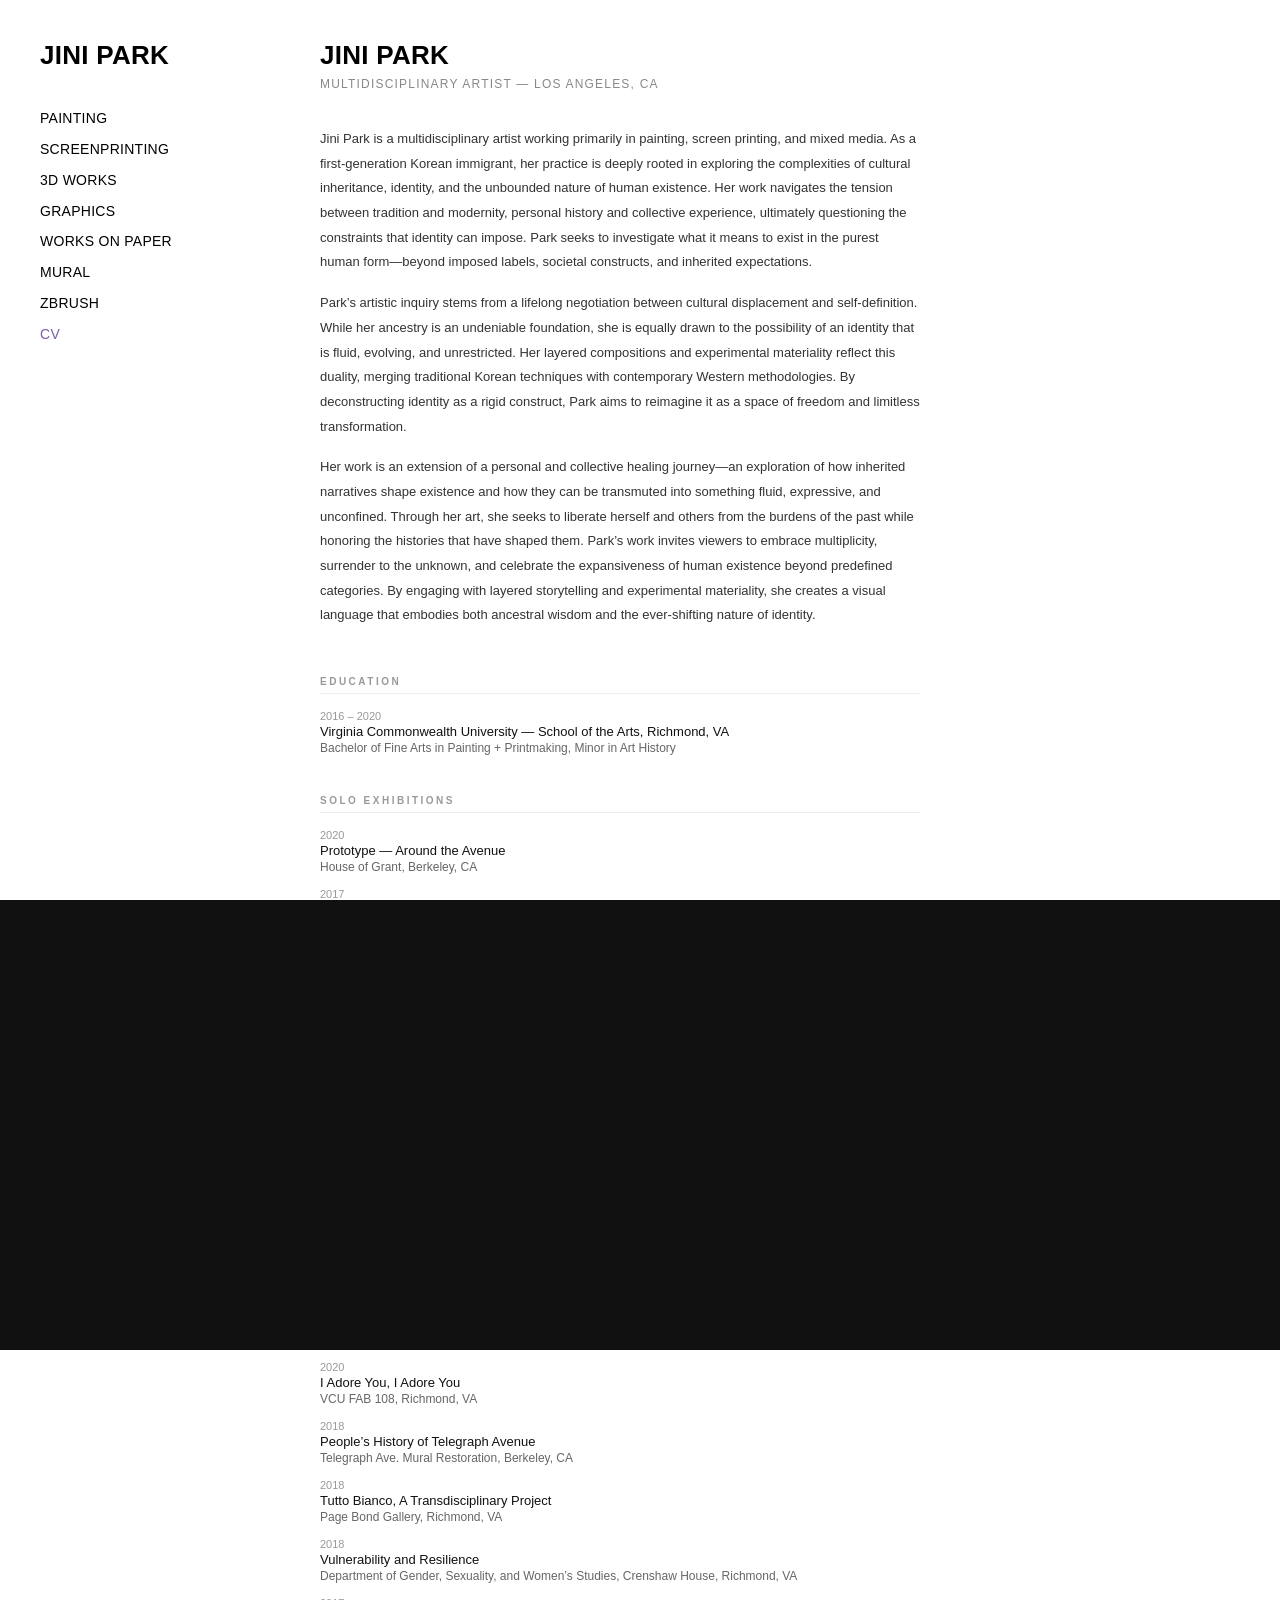
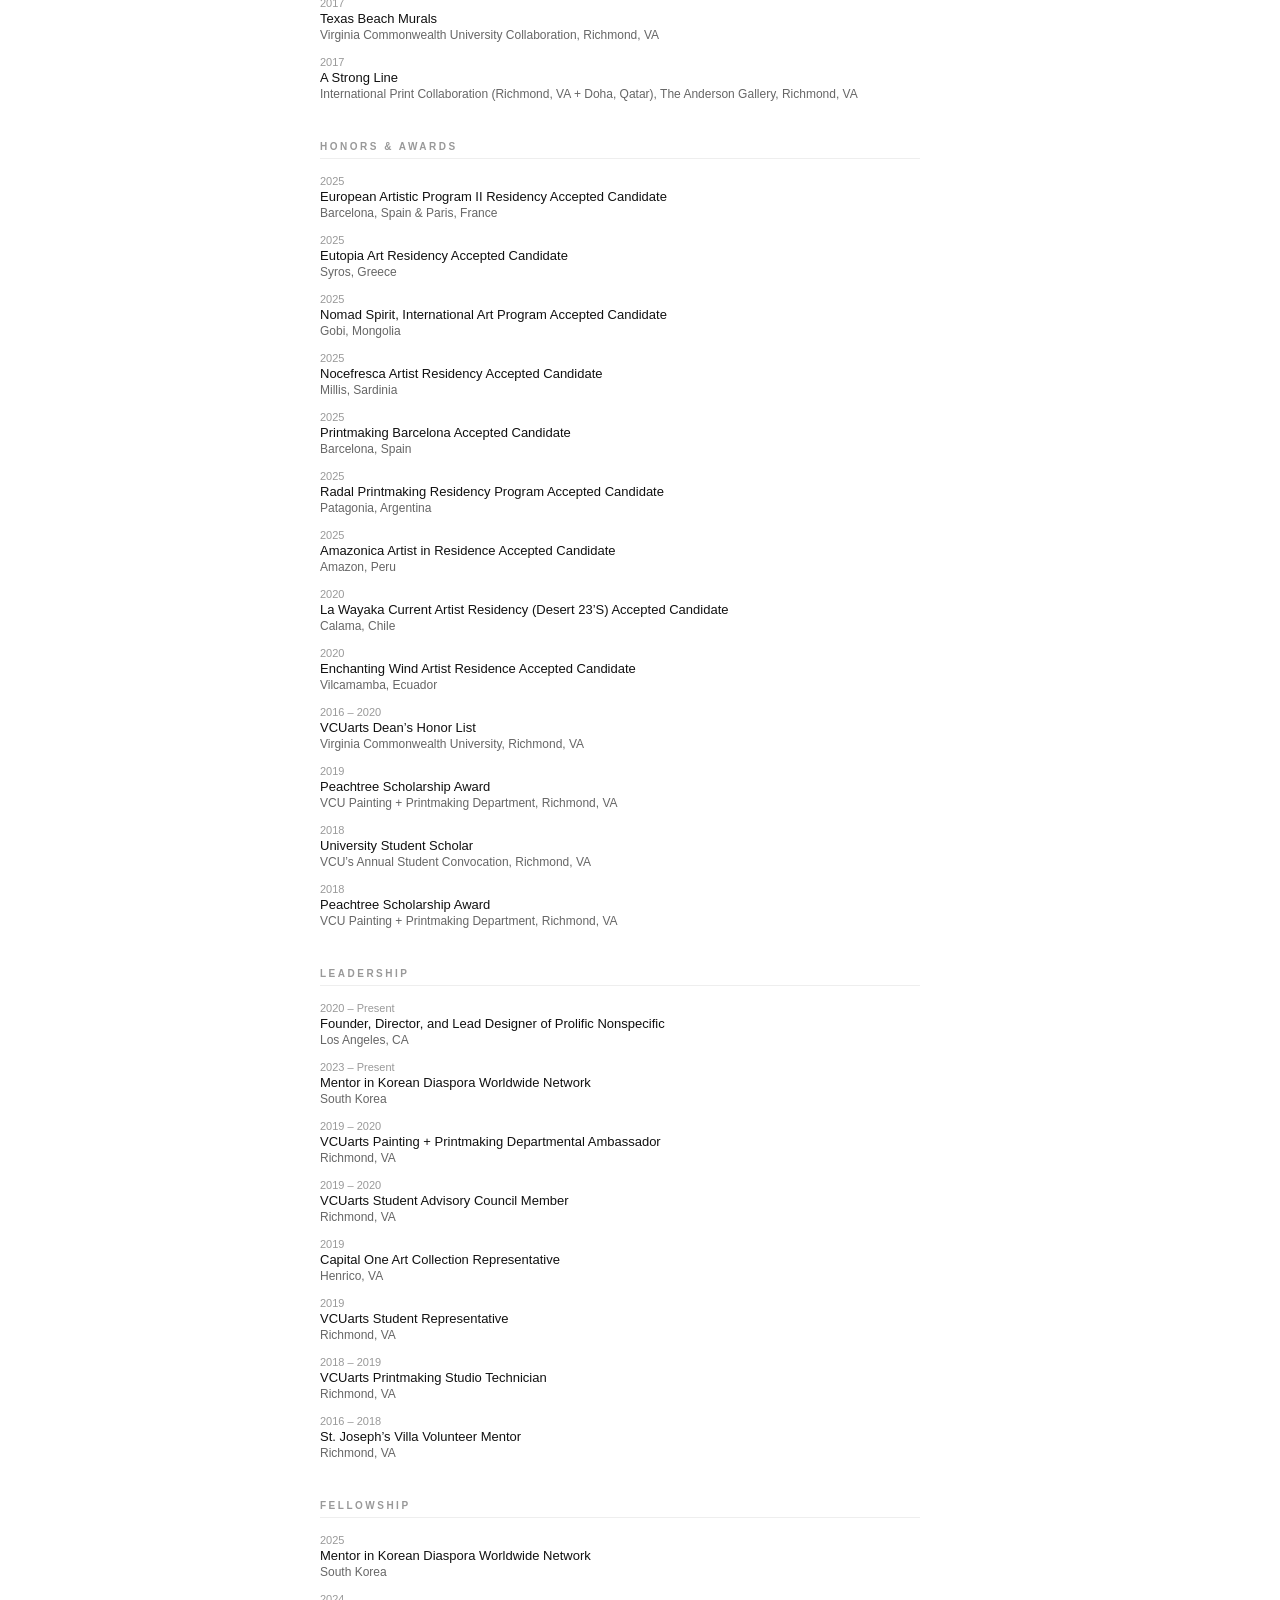
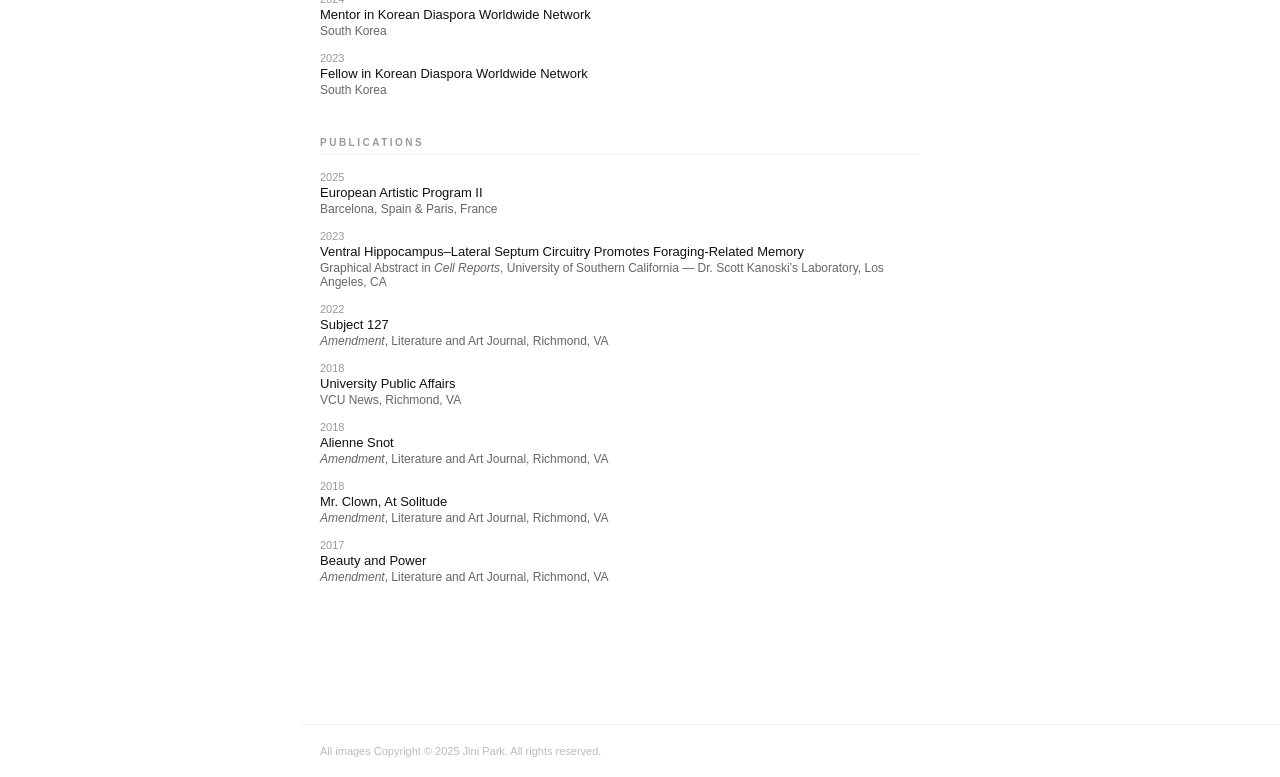
<file: about.html>
<!DOCTYPE html>
<html lang="en">
<head>
  <meta charset="UTF-8" />
  <meta name="viewport" content="width=device-width, initial-scale=1.0" />
  <title>CV | Jini Park</title>
  <link rel="stylesheet" href="css/style.css" />
</head>
<body>

  <button class="nav-toggle" aria-label="Toggle menu">
    <span></span><span></span><span></span>
  </button>

  <aside class="sidebar">
    <a class="site-logo" href="index.html">Jini Park</a>
    <nav>
      <a href="paint.html">Painting</a>
      <a href="screenprint.html">Screenprinting</a>
      <a href="3d.html">3D Works</a>
      <a href="digital.html">Graphics</a>
      <a href="draw.html">Works on Paper</a>
      <a href="mural.html">Mural</a>
      <a href="zbrush.html">Zbrush</a>
      <a href="about.html">CV</a>
    </nav>
  </aside>

  <main class="main-content">
    <div class="cv-wrapper">

      <h1 class="cv-name">Jini Park</h1>
      <p class="cv-subtitle">Multidisciplinary Artist &mdash; Los Angeles, CA</p>

      <div class="cv-statement">
        <p>Jini Park is a multidisciplinary artist working primarily in painting, screen printing, and mixed media. As a first-generation Korean immigrant, her practice is deeply rooted in exploring the complexities of cultural inheritance, identity, and the unbounded nature of human existence. Her work navigates the tension between tradition and modernity, personal history and collective experience, ultimately questioning the constraints that identity can impose. Park seeks to investigate what it means to exist in the purest human form&mdash;beyond imposed labels, societal constructs, and inherited expectations.</p>
        <p>Park&rsquo;s artistic inquiry stems from a lifelong negotiation between cultural displacement and self-definition. While her ancestry is an undeniable foundation, she is equally drawn to the possibility of an identity that is fluid, evolving, and unrestricted. Her layered compositions and experimental materiality reflect this duality, merging traditional Korean techniques with contemporary Western methodologies. By deconstructing identity as a rigid construct, Park aims to reimagine it as a space of freedom and limitless transformation.</p>
        <p>Her work is an extension of a personal and collective healing journey&mdash;an exploration of how inherited narratives shape existence and how they can be transmuted into something fluid, expressive, and unconfined. Through her art, she seeks to liberate herself and others from the burdens of the past while honoring the histories that have shaped them. Park&rsquo;s work invites viewers to embrace multiplicity, surrender to the unknown, and celebrate the expansiveness of human existence beyond predefined categories. By engaging with layered storytelling and experimental materiality, she creates a visual language that embodies both ancestral wisdom and the ever-shifting nature of identity.</p>
      </div>

      <section class="cv-section">
        <h2 class="cv-section__title">Education</h2>
        <div class="cv-entry">
          <p class="cv-entry__year">2016 &ndash; 2020</p>
          <p class="cv-entry__title">Virginia Commonwealth University &mdash; School of the Arts, Richmond, VA</p>
          <p class="cv-entry__detail">Bachelor of Fine Arts in Painting + Printmaking, Minor in Art History</p>
        </div>
      </section>

      <section class="cv-section">
        <h2 class="cv-section__title">Solo Exhibitions</h2>
        <div class="cv-entry">
          <p class="cv-entry__year">2020</p>
          <p class="cv-entry__title">Prototype &mdash; Around the Avenue</p>
          <p class="cv-entry__detail">House of Grant, Berkeley, CA</p>
        </div>
        <div class="cv-entry">
          <p class="cv-entry__year">2017</p>
          <p class="cv-entry__title">Societal Manifestation</p>
          <p class="cv-entry__detail">The Anderson Gallery, Richmond, VA</p>
        </div>
      </section>

      <section class="cv-section">
        <h2 class="cv-section__title">Group Exhibitions</h2>
        <div class="cv-entry">
          <p class="cv-entry__year">2025</p>
          <p class="cv-entry__title">Y.K.W.I.I.</p>
          <p class="cv-entry__detail">Group show with CHITO, Wreckpack &amp; RLSWYZE, Micro Service, Seoul, South Korea</p>
        </div>
        <div class="cv-entry">
          <p class="cv-entry__year">2025</p>
          <p class="cv-entry__title">Final Residency Exhibition</p>
          <p class="cv-entry__detail">Group show with Marcia Bianchi &amp; Halim Madi, Yellow Cube Gallery, Paris, France</p>
        </div>
        <div class="cv-entry">
          <p class="cv-entry__year">2024</p>
          <p class="cv-entry__title">Memoir to the Underrepresented</p>
          <p class="cv-entry__detail">DTLA Art Night at the Emerging Gallery, Los Angeles, CA</p>
        </div>
        <div class="cv-entry">
          <p class="cv-entry__year">2024</p>
          <p class="cv-entry__title">Art After Dark</p>
          <p class="cv-entry__detail">DTLA Art Night at the Stowaway, Los Angeles, CA</p>
        </div>
        <div class="cv-entry">
          <p class="cv-entry__year">2020</p>
          <p class="cv-entry__title">Prototype &mdash; Around the Avenue</p>
          <p class="cv-entry__detail">House of Grant, Berkeley, CA</p>
        </div>
        <div class="cv-entry">
          <p class="cv-entry__year">2020</p>
          <p class="cv-entry__title">Connecting the Roots</p>
          <p class="cv-entry__detail">The Anderson Gallery, Richmond, VA</p>
        </div>
        <div class="cv-entry">
          <p class="cv-entry__year">2020</p>
          <p class="cv-entry__title">I Adore You, I Adore You</p>
          <p class="cv-entry__detail">VCU FAB 108, Richmond, VA</p>
        </div>
        <div class="cv-entry">
          <p class="cv-entry__year">2018</p>
          <p class="cv-entry__title">People&rsquo;s History of Telegraph Avenue</p>
          <p class="cv-entry__detail">Telegraph Ave. Mural Restoration, Berkeley, CA</p>
        </div>
        <div class="cv-entry">
          <p class="cv-entry__year">2018</p>
          <p class="cv-entry__title">Tutto Bianco, A Transdisciplinary Project</p>
          <p class="cv-entry__detail">Page Bond Gallery, Richmond, VA</p>
        </div>
        <div class="cv-entry">
          <p class="cv-entry__year">2018</p>
          <p class="cv-entry__title">Vulnerability and Resilience</p>
          <p class="cv-entry__detail">Department of Gender, Sexuality, and Women&rsquo;s Studies, Crenshaw House, Richmond, VA</p>
        </div>
        <div class="cv-entry">
          <p class="cv-entry__year">2017</p>
          <p class="cv-entry__title">Texas Beach Murals</p>
          <p class="cv-entry__detail">Virginia Commonwealth University Collaboration, Richmond, VA</p>
        </div>
        <div class="cv-entry">
          <p class="cv-entry__year">2017</p>
          <p class="cv-entry__title">A Strong Line</p>
          <p class="cv-entry__detail">International Print Collaboration (Richmond, VA + Doha, Qatar), The Anderson Gallery, Richmond, VA</p>
        </div>
      </section>

      <section class="cv-section">
        <h2 class="cv-section__title">Honors &amp; Awards</h2>
        <div class="cv-entry">
          <p class="cv-entry__year">2025</p>
          <p class="cv-entry__title">European Artistic Program II Residency Accepted Candidate</p>
          <p class="cv-entry__detail">Barcelona, Spain &amp; Paris, France</p>
        </div>
        <div class="cv-entry">
          <p class="cv-entry__year">2025</p>
          <p class="cv-entry__title">Eutopia Art Residency Accepted Candidate</p>
          <p class="cv-entry__detail">Syros, Greece</p>
        </div>
        <div class="cv-entry">
          <p class="cv-entry__year">2025</p>
          <p class="cv-entry__title">Nomad Spirit, International Art Program Accepted Candidate</p>
          <p class="cv-entry__detail">Gobi, Mongolia</p>
        </div>
        <div class="cv-entry">
          <p class="cv-entry__year">2025</p>
          <p class="cv-entry__title">Nocefresca Artist Residency Accepted Candidate</p>
          <p class="cv-entry__detail">Millis, Sardinia</p>
        </div>
        <div class="cv-entry">
          <p class="cv-entry__year">2025</p>
          <p class="cv-entry__title">Printmaking Barcelona Accepted Candidate</p>
          <p class="cv-entry__detail">Barcelona, Spain</p>
        </div>
        <div class="cv-entry">
          <p class="cv-entry__year">2025</p>
          <p class="cv-entry__title">Radal Printmaking Residency Program Accepted Candidate</p>
          <p class="cv-entry__detail">Patagonia, Argentina</p>
        </div>
        <div class="cv-entry">
          <p class="cv-entry__year">2025</p>
          <p class="cv-entry__title">Amazonica Artist in Residence Accepted Candidate</p>
          <p class="cv-entry__detail">Amazon, Peru</p>
        </div>
        <div class="cv-entry">
          <p class="cv-entry__year">2020</p>
          <p class="cv-entry__title">La Wayaka Current Artist Residency (Desert 23&rsquo;S) Accepted Candidate</p>
          <p class="cv-entry__detail">Calama, Chile</p>
        </div>
        <div class="cv-entry">
          <p class="cv-entry__year">2020</p>
          <p class="cv-entry__title">Enchanting Wind Artist Residence Accepted Candidate</p>
          <p class="cv-entry__detail">Vilcamamba, Ecuador</p>
        </div>
        <div class="cv-entry">
          <p class="cv-entry__year">2016 &ndash; 2020</p>
          <p class="cv-entry__title">VCUarts Dean&rsquo;s Honor List</p>
          <p class="cv-entry__detail">Virginia Commonwealth University, Richmond, VA</p>
        </div>
        <div class="cv-entry">
          <p class="cv-entry__year">2019</p>
          <p class="cv-entry__title">Peachtree Scholarship Award</p>
          <p class="cv-entry__detail">VCU Painting + Printmaking Department, Richmond, VA</p>
        </div>
        <div class="cv-entry">
          <p class="cv-entry__year">2018</p>
          <p class="cv-entry__title">University Student Scholar</p>
          <p class="cv-entry__detail">VCU&rsquo;s Annual Student Convocation, Richmond, VA</p>
        </div>
        <div class="cv-entry">
          <p class="cv-entry__year">2018</p>
          <p class="cv-entry__title">Peachtree Scholarship Award</p>
          <p class="cv-entry__detail">VCU Painting + Printmaking Department, Richmond, VA</p>
        </div>
      </section>

      <section class="cv-section">
        <h2 class="cv-section__title">Leadership</h2>
        <div class="cv-entry">
          <p class="cv-entry__year">2020 &ndash; Present</p>
          <p class="cv-entry__title">Founder, Director, and Lead Designer of Prolific Nonspecific</p>
          <p class="cv-entry__detail">Los Angeles, CA</p>
        </div>
        <div class="cv-entry">
          <p class="cv-entry__year">2023 &ndash; Present</p>
          <p class="cv-entry__title">Mentor in Korean Diaspora Worldwide Network</p>
          <p class="cv-entry__detail">South Korea</p>
        </div>
        <div class="cv-entry">
          <p class="cv-entry__year">2019 &ndash; 2020</p>
          <p class="cv-entry__title">VCUarts Painting + Printmaking Departmental Ambassador</p>
          <p class="cv-entry__detail">Richmond, VA</p>
        </div>
        <div class="cv-entry">
          <p class="cv-entry__year">2019 &ndash; 2020</p>
          <p class="cv-entry__title">VCUarts Student Advisory Council Member</p>
          <p class="cv-entry__detail">Richmond, VA</p>
        </div>
        <div class="cv-entry">
          <p class="cv-entry__year">2019</p>
          <p class="cv-entry__title">Capital One Art Collection Representative</p>
          <p class="cv-entry__detail">Henrico, VA</p>
        </div>
        <div class="cv-entry">
          <p class="cv-entry__year">2019</p>
          <p class="cv-entry__title">VCUarts Student Representative</p>
          <p class="cv-entry__detail">Richmond, VA</p>
        </div>
        <div class="cv-entry">
          <p class="cv-entry__year">2018 &ndash; 2019</p>
          <p class="cv-entry__title">VCUarts Printmaking Studio Technician</p>
          <p class="cv-entry__detail">Richmond, VA</p>
        </div>
        <div class="cv-entry">
          <p class="cv-entry__year">2016 &ndash; 2018</p>
          <p class="cv-entry__title">St. Joseph&rsquo;s Villa Volunteer Mentor</p>
          <p class="cv-entry__detail">Richmond, VA</p>
        </div>
      </section>

      <section class="cv-section">
        <h2 class="cv-section__title">Fellowship</h2>
        <div class="cv-entry">
          <p class="cv-entry__year">2025</p>
          <p class="cv-entry__title">Mentor in Korean Diaspora Worldwide Network</p>
          <p class="cv-entry__detail">South Korea</p>
        </div>
        <div class="cv-entry">
          <p class="cv-entry__year">2024</p>
          <p class="cv-entry__title">Mentor in Korean Diaspora Worldwide Network</p>
          <p class="cv-entry__detail">South Korea</p>
        </div>
        <div class="cv-entry">
          <p class="cv-entry__year">2023</p>
          <p class="cv-entry__title">Fellow in Korean Diaspora Worldwide Network</p>
          <p class="cv-entry__detail">South Korea</p>
        </div>
      </section>

      <section class="cv-section">
        <h2 class="cv-section__title">Publications</h2>
        <div class="cv-entry">
          <p class="cv-entry__year">2025</p>
          <p class="cv-entry__title">European Artistic Program II</p>
          <p class="cv-entry__detail">Barcelona, Spain &amp; Paris, France</p>
        </div>
        <div class="cv-entry">
          <p class="cv-entry__year">2023</p>
          <p class="cv-entry__title">Ventral Hippocampus&ndash;Lateral Septum Circuitry Promotes Foraging-Related Memory</p>
          <p class="cv-entry__detail">Graphical Abstract in <em>Cell Reports</em>, University of Southern California &mdash; Dr. Scott Kanoski&rsquo;s Laboratory, Los Angeles, CA</p>
        </div>
        <div class="cv-entry">
          <p class="cv-entry__year">2022</p>
          <p class="cv-entry__title">Subject 127</p>
          <p class="cv-entry__detail"><em>Amendment</em>, Literature and Art Journal, Richmond, VA</p>
        </div>
        <div class="cv-entry">
          <p class="cv-entry__year">2018</p>
          <p class="cv-entry__title">University Public Affairs</p>
          <p class="cv-entry__detail">VCU News, Richmond, VA</p>
        </div>
        <div class="cv-entry">
          <p class="cv-entry__year">2018</p>
          <p class="cv-entry__title">Alienne Snot</p>
          <p class="cv-entry__detail"><em>Amendment</em>, Literature and Art Journal, Richmond, VA</p>
        </div>
        <div class="cv-entry">
          <p class="cv-entry__year">2018</p>
          <p class="cv-entry__title">Mr. Clown, At Solitude</p>
          <p class="cv-entry__detail"><em>Amendment</em>, Literature and Art Journal, Richmond, VA</p>
        </div>
        <div class="cv-entry">
          <p class="cv-entry__year">2017</p>
          <p class="cv-entry__title">Beauty and Power</p>
          <p class="cv-entry__detail"><em>Amendment</em>, Literature and Art Journal, Richmond, VA</p>
        </div>
      </section>

    </div>
  </main>

  <footer>All images Copyright &copy; 2025 Jini Park. All rights reserved.</footer>

  <script src="js/main.js"></script>
</body>
</html>
</file>
<file: css/style.css>
/* ─────────────────────────────────────────
   Jini Park – Portfolio Site
   ───────────────────────────────────────── */

*, *::before, *::after {
  box-sizing: border-box;
  margin: 0;
  padding: 0;
}

:root {
  --sidebar-width: 300px;
  --bg: #ffffff;
  --text: #000000;
  --active: #7B5EA7;
  --font: 'Helvetica Neue', Helvetica, Arial, sans-serif;
  --gap: 10px;
}

html, body {
  height: 100%;
  background: var(--bg);
  color: var(--text);
  font-family: var(--font);
}

/* ── Sidebar ── */
.sidebar {
  position: fixed;
  top: 0;
  left: 0;
  width: var(--sidebar-width);
  height: 100vh;
  padding: 40px 40px 40px 40px;
  display: flex;
  flex-direction: column;
  z-index: 10;
  background: var(--bg);
  overflow-y: auto;
}

.site-logo {
  font-size: 26px;
  font-weight: 700;
  letter-spacing: 0.01em;
  color: var(--text);
  text-decoration: none;
  text-transform: uppercase;
  display: block;
  margin-bottom: 32px;
  line-height: 1.2;
}

nav {
  display: flex;
  flex-direction: column;
  gap: 0;
}

nav a {
  font-size: 14px;
  font-weight: 400;
  text-transform: uppercase;
  letter-spacing: 0.02em;
  color: var(--text);
  text-decoration: none;
  line-height: 2.2;
}

nav a:hover {
  color: var(--active);
}

nav a.active {
  color: var(--active);
}

/* ── Main content ── */
.main-content {
  margin-left: var(--sidebar-width);
  min-height: 100vh;
}

/* ── Homepage ── */
.home-gallery {
  padding: 40px 30px 60px 20px;
}

.home-featured {
  margin-bottom: 20px;
}

.home-featured img {
  width: 100%;
  display: block;
}

/* ── Gallery grid (all gallery pages) ── */
.gallery-grid {
  display: flex;
  align-items: flex-start;
  gap: 12px;
  padding: 20px 12px 60px 12px;
}

.gallery-col {
  flex: 1;
  display: flex;
  flex-direction: column;
  gap: 12px;
}

.gallery-item {
  width: 100%;
  border: 1px solid #d8d8d8;
  background: #fff;
}

.gallery-item img {
  width: 100%;
  display: block;
  cursor: pointer;
  transition: opacity 0.2s;
}

.gallery-item img:hover {
  opacity: 0.88;
}

.gallery-video {
  width: 100%;
  display: block;
}

.gallery-item__caption {
  text-align: center;
  font-size: 11px;
  font-weight: 400;
  color: #222;
  padding: 10px 10px 12px;
  line-height: 1.6;
}

/* placeholder */
.gallery-placeholder {
  padding: 80px 20px;
  text-align: center;
  color: #bbb;
  font-size: 13px;
}

/* ── CV / About ── */
.cv-wrapper {
  padding: 40px 60px 100px 20px;
  max-width: 680px;
}

.cv-name {
  font-size: 26px;
  font-weight: 700;
  text-transform: uppercase;
  letter-spacing: 0.01em;
  margin-bottom: 6px;
}

.cv-subtitle {
  font-size: 12px;
  text-transform: uppercase;
  letter-spacing: 0.1em;
  color: #888;
  margin-bottom: 36px;
}

.cv-statement {
  font-size: 13px;
  line-height: 1.9;
  color: #333;
  margin-bottom: 48px;
}

.cv-statement p + p {
  margin-top: 16px;
}

.cv-section {
  margin-bottom: 40px;
}

.cv-section__title {
  font-size: 10px;
  letter-spacing: 0.25em;
  text-transform: uppercase;
  color: #999;
  margin-bottom: 16px;
  padding-bottom: 6px;
  border-bottom: 1px solid #eee;
}

.cv-entry {
  margin-bottom: 14px;
}

.cv-entry__year {
  font-size: 11px;
  color: #999;
  margin-bottom: 2px;
}

.cv-entry__title {
  font-size: 13px;
  font-weight: 500;
  color: #111;
  margin-bottom: 2px;
}

.cv-entry__detail {
  font-size: 12px;
  color: #666;
}

/* ── Lightbox ── */
.lightbox {
  display: none;
  position: fixed;
  top: 0;
  right: 0;
  bottom: 0;
  left: 0;
  background: rgba(0,0,0,0.88);
  z-index: 1000;
  align-items: center;
  justify-content: center;
}

.lightbox.open {
  display: flex;
}

.lightbox__inner {
  position: relative;
  max-width: 78vw;
  max-height: 90vh;
  display: flex;
  flex-direction: column;
  align-items: center;
}

.lightbox__img {
  max-width: 78vw;
  max-height: 80vh;
  object-fit: contain;
  display: block;
}

.lightbox__title {
  margin-top: 14px;
  color: #fff;
  font-size: 15px;
  font-weight: 400;
  text-align: center;
  letter-spacing: 0.02em;
  max-width: 600px;
}

.lightbox__caption {
  margin-top: 5px;
  color: #aaa;
  font-size: 11px;
  text-align: center;
  line-height: 1.7;
  letter-spacing: 0.01em;
  max-width: 600px;
}

.lightbox__close {
  position: fixed;
  top: 22px;
  right: 28px;
  background: none;
  border: none;
  color: #fff;
  font-size: 28px;
  cursor: pointer;
  line-height: 1;
  opacity: 0.7;
  font-weight: 300;
}
.lightbox__close:hover { opacity: 1; }

.lightbox__prev,
.lightbox__next {
  position: fixed;
  top: 50%;
  transform: translateY(-50%);
  background: none;
  border: none;
  color: #fff;
  font-size: 28px;
  cursor: pointer;
  opacity: 0.45;
  padding: 20px 16px;
  font-weight: 300;
}
.lightbox__prev:hover, .lightbox__next:hover { opacity: 1; }
.lightbox__prev { left: 8px; }
.lightbox__next { right: 8px; }

/* ── Page transition panels ── */
.pc-top,
.pc-bottom {
  position: fixed;
  left: 0;
  right: 0;
  height: 50%;
  background: #111;
  z-index: 9999;
  pointer-events: none;
  transition: transform 0.65s cubic-bezier(0.87, 0, 0.13, 1);
}
.pc-top {
  top: 0;
  transform: translateY(-100%);
  border-bottom: 1px solid #7B5EA7;
}
.pc-bottom {
  bottom: 0;
  transform: translateY(100%);
}
.pc-top.closed  { transform: translateY(0); }
.pc-bottom.closed { transform: translateY(0); }

.pc-label {
  position: fixed;
  top: 50%;
  left: 50%;
  transform: translate(-50%, -50%);
  z-index: 10000;
  color: #fff;
  font-family: var(--font);
  font-size: clamp(13px, 2.5vw, 22px);
  font-weight: 300;
  letter-spacing: 0.35em;
  text-transform: uppercase;
  opacity: 0;
  transition: opacity 0.3s ease;
  pointer-events: none;
  white-space: nowrap;
}
.pc-label.visible { opacity: 1; }

/* ── Footer ── */
footer {
  margin-left: var(--sidebar-width);
  padding: 20px 20px 20px 20px;
  font-size: 11px;
  color: #bbb;
  border-top: 1px solid #f0f0f0;
}

/* ── Mobile ── */
.nav-toggle {
  display: none;
  position: fixed;
  top: 16px;
  left: 16px;
  z-index: 200;
  background: none;
  border: none;
  cursor: pointer;
  flex-direction: column;
  gap: 5px;
  padding: 4px;
}
.nav-toggle span {
  display: block;
  width: 22px;
  height: 1.5px;
  background: #000;
  transition: all 0.3s;
}
.nav-toggle.open span:nth-child(1) { transform: rotate(45deg) translate(4px, 5px); }
.nav-toggle.open span:nth-child(2) { opacity: 0; }
.nav-toggle.open span:nth-child(3) { transform: rotate(-45deg) translate(4px, -5px); }

@media (max-width: 860px) {
  :root { --sidebar-width: 0px; }

  .nav-toggle { display: flex; }

  .sidebar {
    width: 260px;
    transform: translateX(-100%);
    transition: transform 0.3s;
    box-shadow: 2px 0 16px rgba(0,0,0,0.08);
  }

  .sidebar.open {
    transform: translateX(0);
  }

  .main-content,
  footer {
    margin-left: 0;
  }

  .gallery-grid {
    padding: 60px 8px 40px;
    flex-direction: column;
  }

  .gallery-col {
    display: contents;
  }

  .gallery-item {
    order: var(--o, 999);
  }

  .home-gallery {
    padding: 60px 12px 40px;
  }
}
</file>
